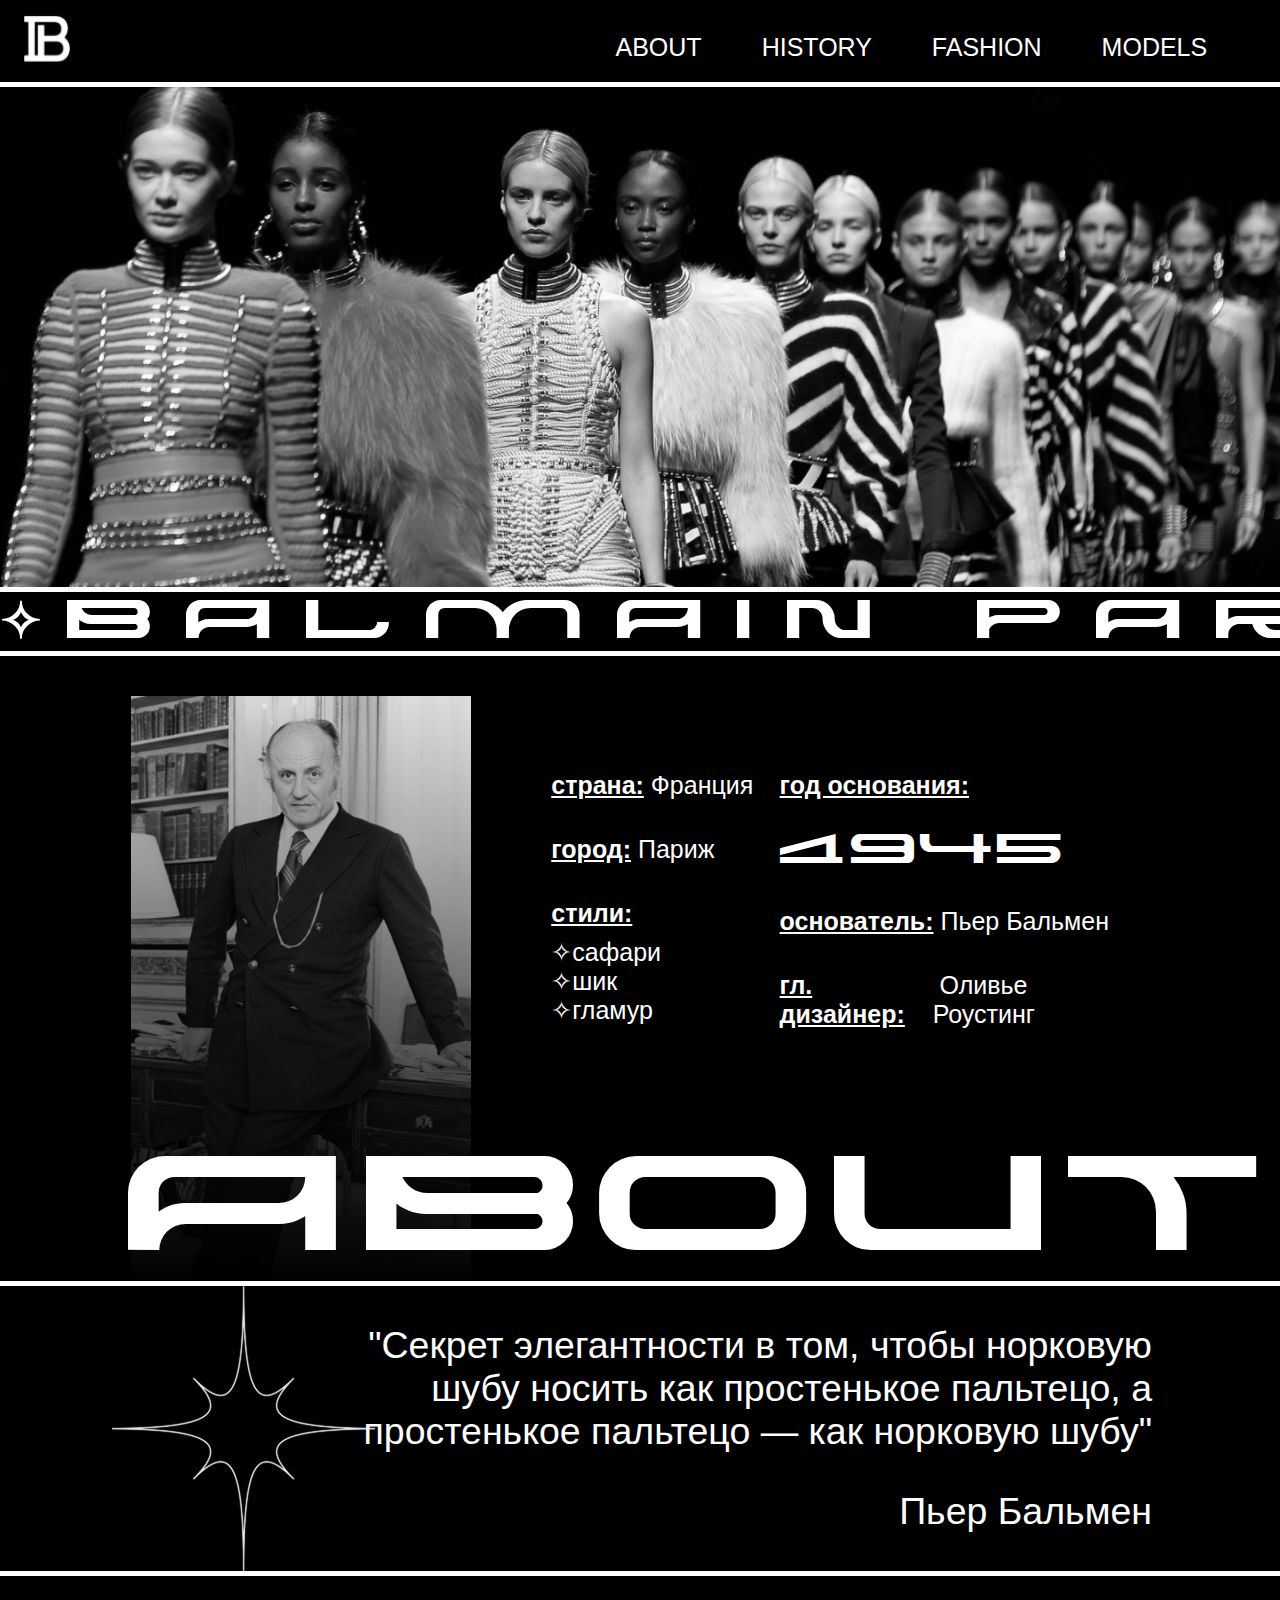
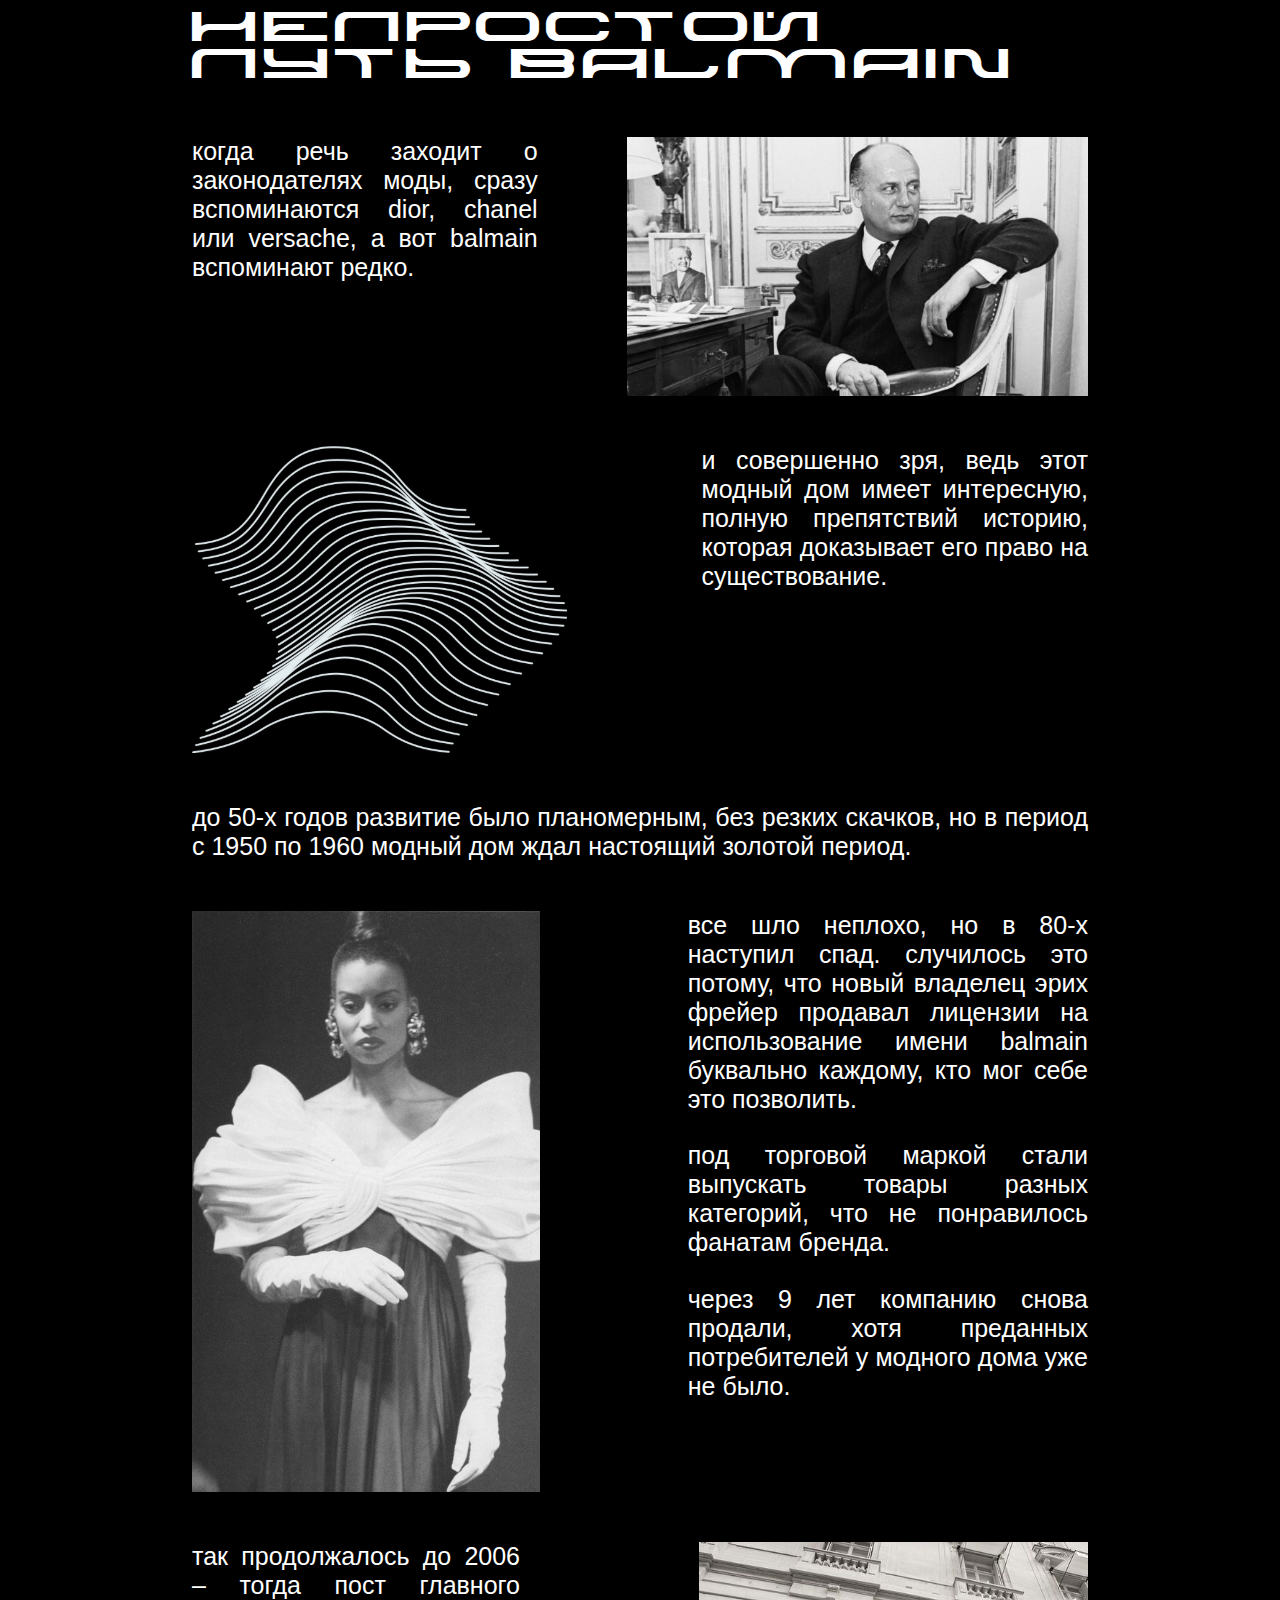
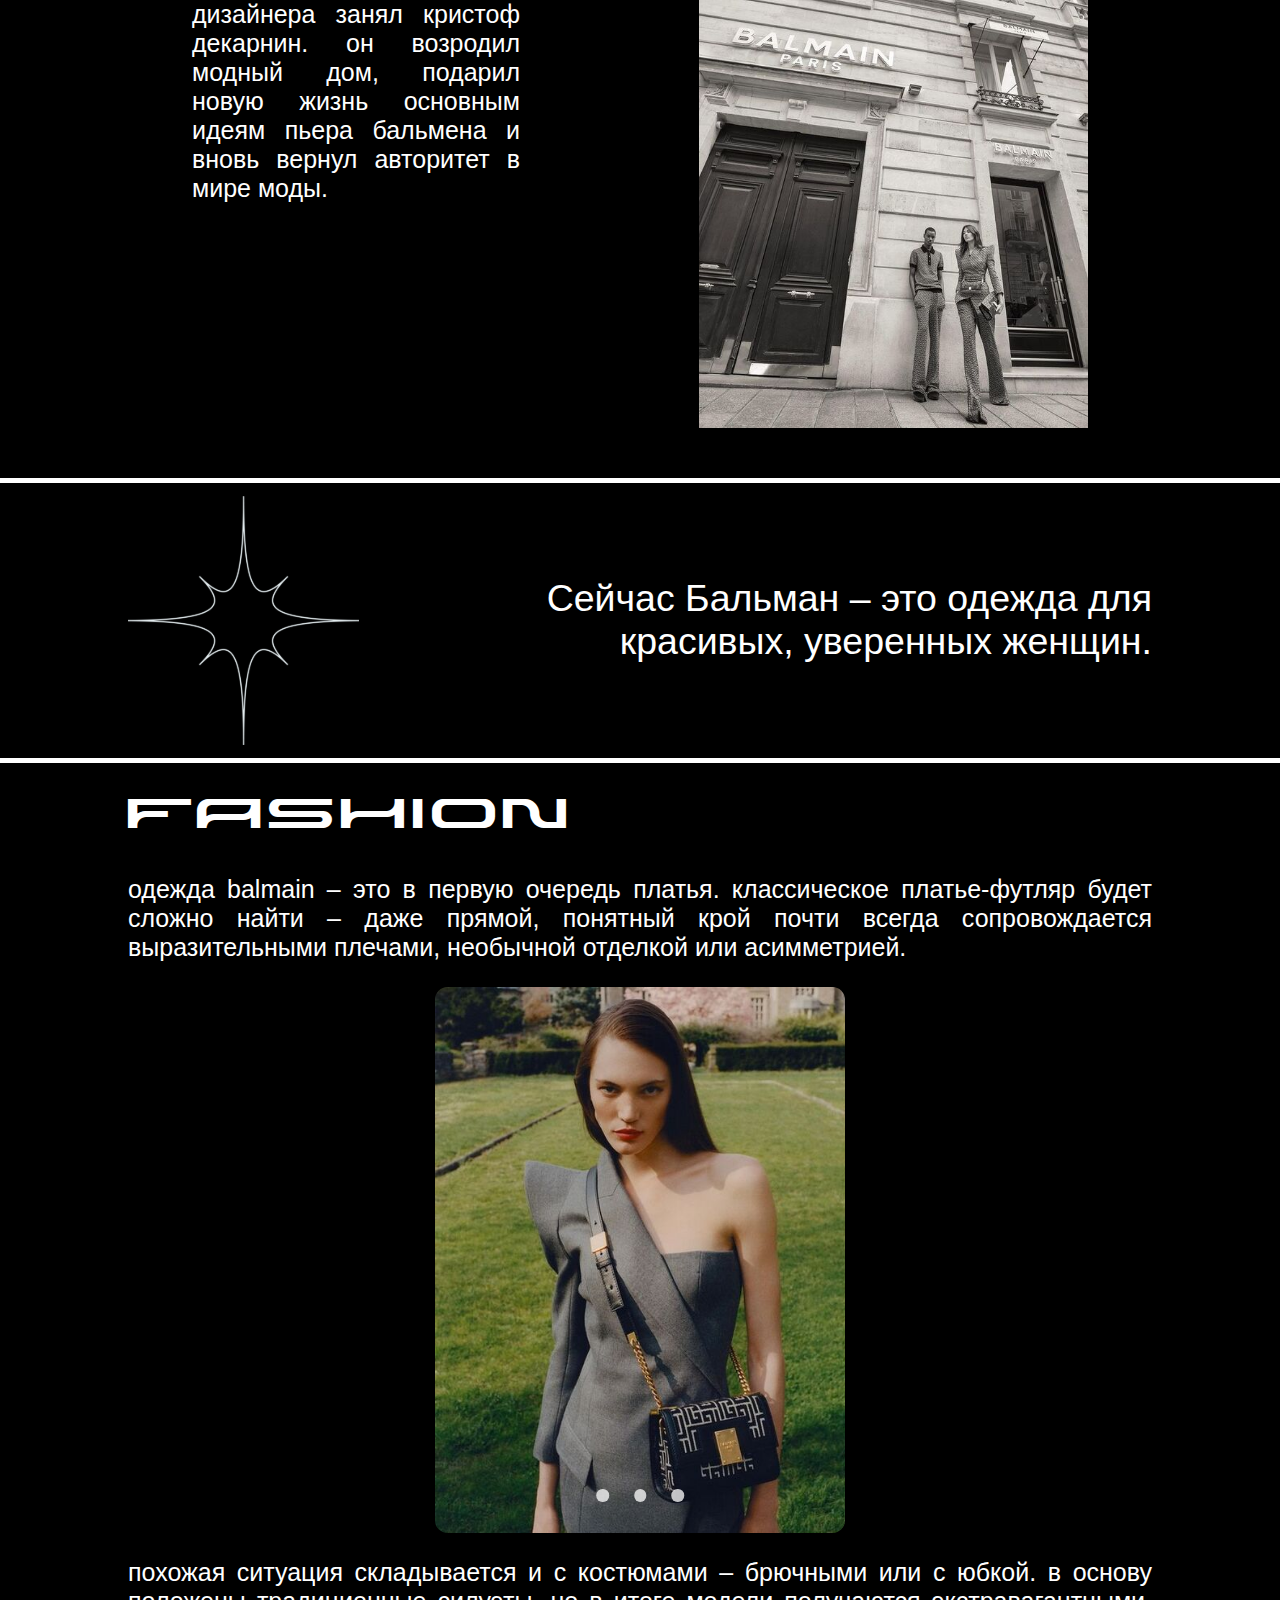
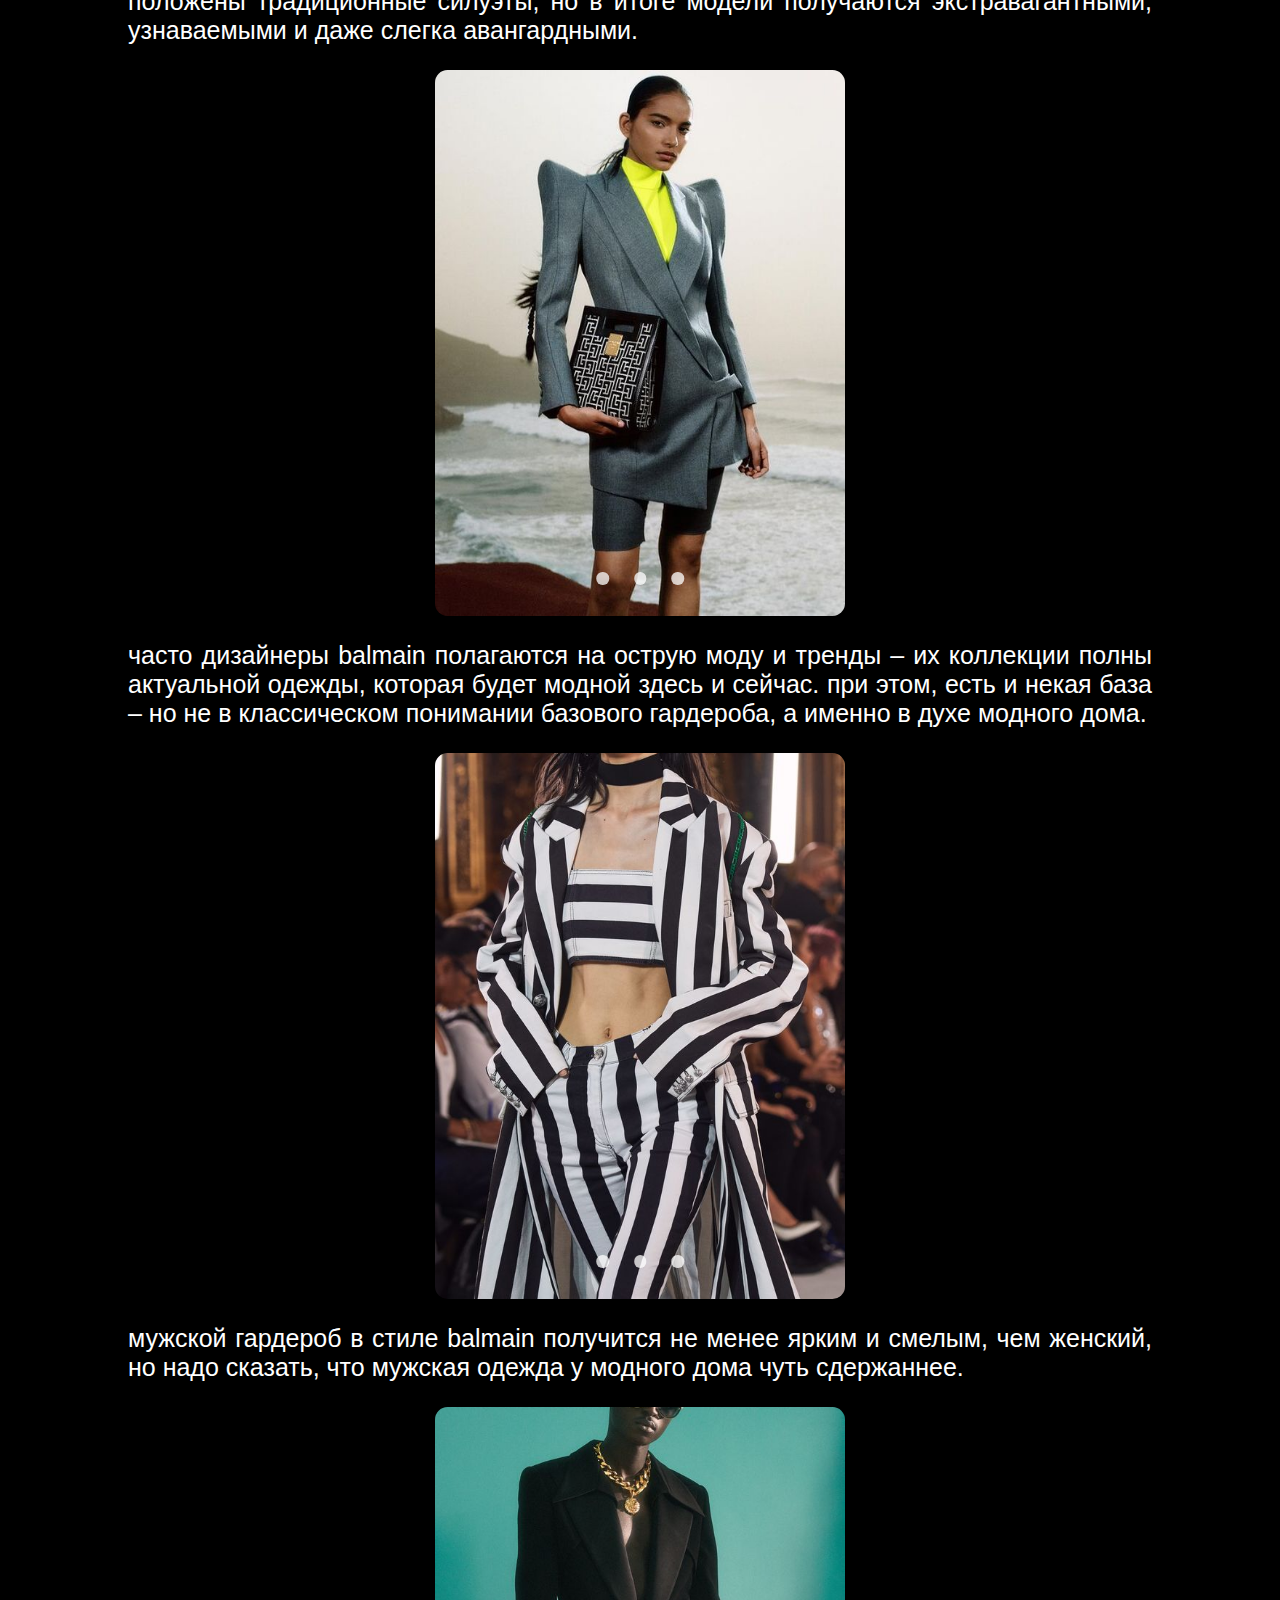
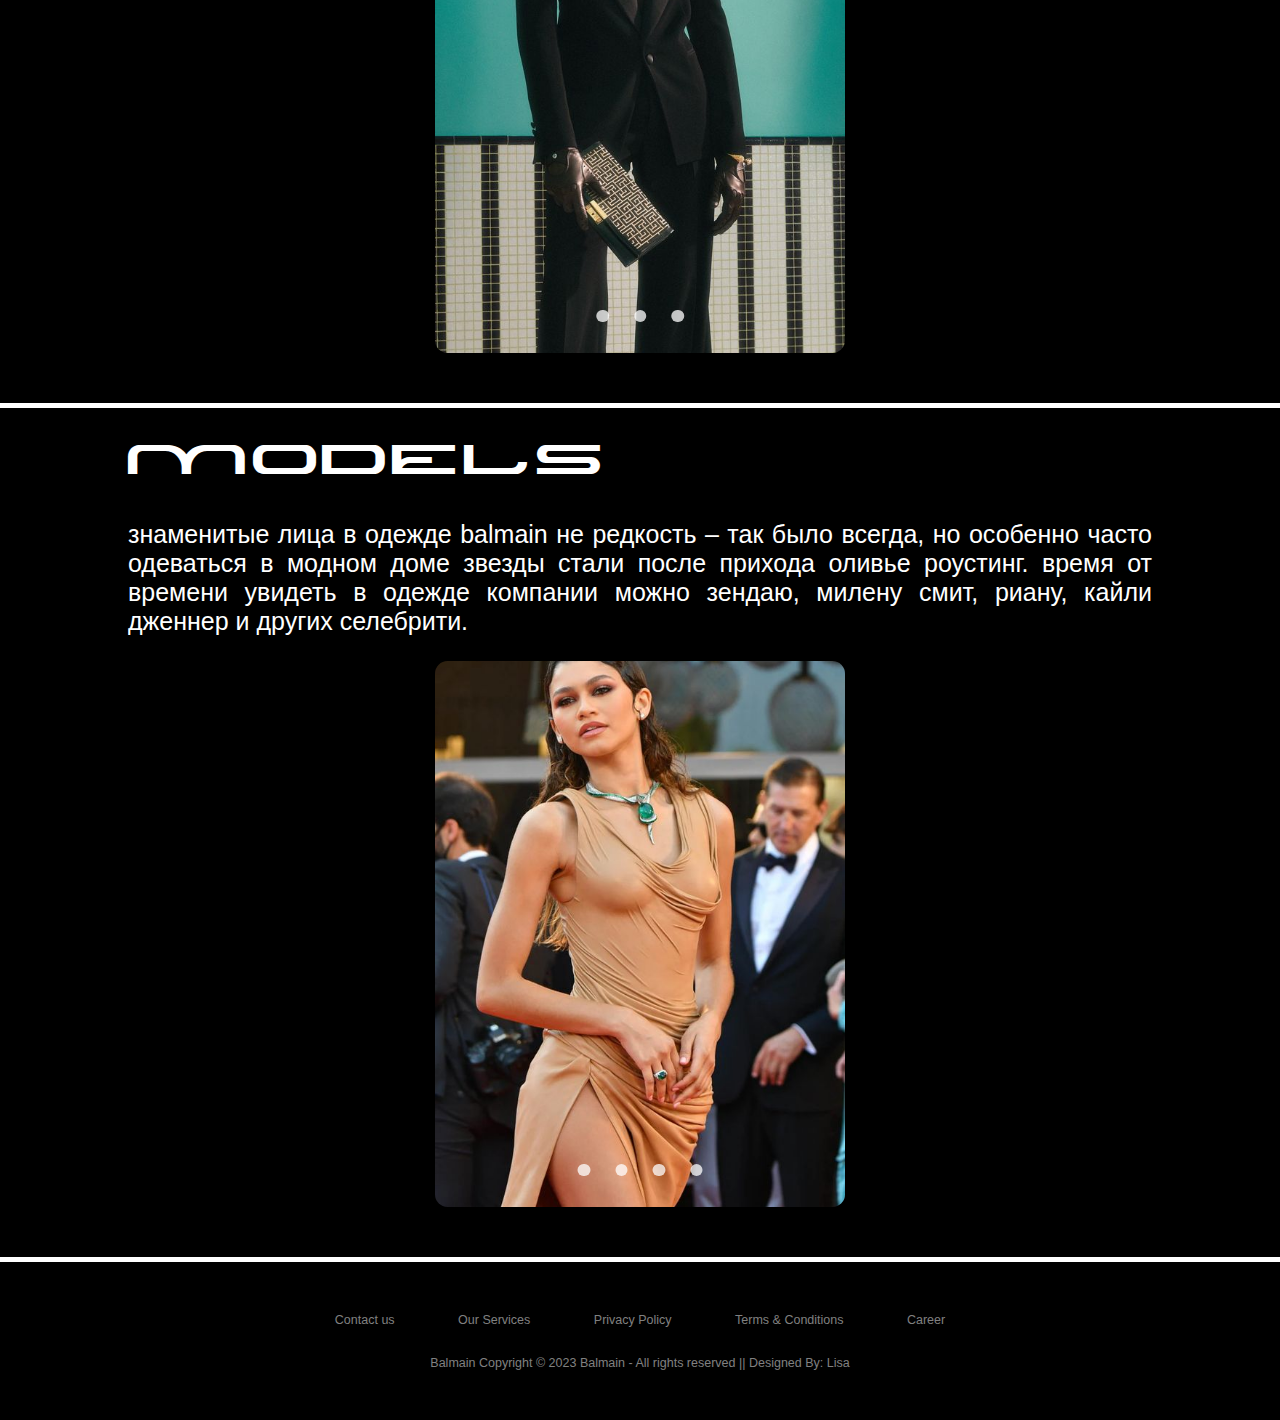
<file: index.html>
<!DOCTYPE html>
<html lang="ru">
<head>
    <meta name="yandex-verification" content="843ad858ceb865f1" />
    <meta charset="UTF-8">
    <meta name="viewport" content="width=device-width, initial-scale=1.0">
    <title>Balmain Paris</title>
    <link rel="stylesheet" href="css/style.css">
</head>
<body>
    <header id="header" class="header">
        <div class="container header-all">
            <img class="logo" src="img/logo.svg" alt="Balmain" width="54" height="52.5">
            <div class="nav">
                <ul class="menu">
                    <li>
                        <a href="#about">about</a>
                    </li>
                    <li>
                        <a href="#history">history</a>
                    </li>
                    <li>
                        <a href="#fashion">fashion</a>
                    </li>
                    <li>
                        <a href="#models">models</a>
                    </li>
                </ul>
            </div>
            <div class="burger-menu">
                <span></span>
            </div>       
        </div>
    </header>
    <section class="after-header">
        <div class="white-line">             
        </div>
        <div class="backimage">
        </div>
        <div class="white-line">             
        </div>
        <div class="header-text running-text-container">
            <div>
                <h1 class="header-text">
                &#10023Balmain Paris
                Fashion House&#10023
                </h1>
                <h1 class="header-text header-text2">
                    Balmain Paris
                    Fashion House&#10023
                </h1>
            </div>
        </div>
        <div class="white-line">             
        </div>
    </section>
    <section id="about" class="about">
        <div class="about-image">
            <img src="img/pier.jpg" alt="Pier Balmain" width="340.4064" height="auto">
        </div>
        <div class="container about-all">
            <div class="container about-left al1">
                <p>
                    <span class="about-text">страна:</span>&nbsp;Франция
                </p>
                <p>
                    <span class="about-text">город:</span>&nbsp;Париж
                </p>   
                <p>
                    <span class="about-text">стили:</span>
                    <ul>
                        <li>✧сафари</li>
                        <li>✧шик</li>
                        <li>✧гламур</li>
                    </ul>
                </p>
            </div>
            <div class="container about-left al2">
                <p>
                    <span class="about-text">год основания:</span>
                </p>
                <p>
                    <span class="about-year">1945</span>
                </p>
                <p>
                    <span class="about-text">основатель:</span>&nbsp;Пьер Бальмен
                </p>
                <p>
                    <span class="about-text">гл. дизайнер:</span>&nbsp;Оливье Роустинг
                </p>
            </div>
        </div>
    </section>

    <section>
        <div class="about-word">about</div>
        <div class="white-line">            
        </div>  
    </section>
    

    <section class="quote">
        <div class="star">
            <img src="img/star.svg" alt="Star">
        </div>
        <div class="quote-text">
            <p>
                "Секрет элегантности в том, чтобы норковую шубу носить как простенькое пальтецо, а простенькое пальтецо — как норковую шубу"
            </p>
            <p>
                Пьер Бальмен
            </p>
        </div>
    </section>
    
    <section>
        <div class="white-line">            
        </div>
    </section>
    

    <section class="history" id="history">
        <div class="header-sections">
            <p>
                Непростой путь Balmain
            </p>
        </div>

        <div class="history-1">
            <p>
                Когда речь заходит о законодателях моды, сразу вспоминаются Dior, Chanel или Versache, а вот Balmain вспоминают редко.
            </p>
            <img src="img/history-1.jpg" alt="Pier Balmain" width="460.8" height="259.2">
        </div>

        <div class="history-2">
            <img src="img/surface.svg" alt="Surface" width="375.12" height="306.72">
            <p>
                И совершенно зря, ведь этот модный дом имеет интересную, полную препятствий историю, которая доказывает его право на существование.
            </p>
        </div>

        <div class="history-3">
            <p>
                До 50-х годов развитие было планомерным, без резких скачков, но в период с 1950 по 1960 модный дом ждал настоящий золотой период.
            </p>
        </div>

        <div class="history-4">
            <img src="img/wmn.jpg" alt="Balmain Model" width="347.76" height="581.04">
            <div class="h4-text">
                <p>
                    Все шло неплохо, но в 80-х наступил спад. Случилось это потому, что новый владелец Эрих Фрейер продавал лицензии на использование имени Balmain буквально каждому, кто мог себе это позволить.
                </p>
                <p>
                    Под торговой маркой стали выпускать товары разных категорий, что не понравилось фанатам бренда.
                </p>
                <p>
                    Через 9 лет компанию снова продали, хотя преданных потребителей у модного дома уже не было. 
                </p>
            </div>
        </div>

        <div class="history-5">
            <p>
                Так продолжалось до 2006 – тогда пост главного дизайнера занял Кристоф Декарнин. Он возродил модный дом, подарил новую жизнь основным идеям Пьера Бальмена и вновь вернул авторитет в мире моды.
            </p>
            <img src="img/house.jpg" alt="Balmain House" width="388.8" height="486">
        </div>
    </section>

    <section>
        <div class="white-line line-bot">            
        </div>
    </section>
    

    <section class="quote2">
        <img src="img/star.svg" alt="Star">
        <p>
            Сейчас Бальман – это одежда для красивых, уверенных женщин.
        </p>
    </section>

    <section>
        <div class="white-line">            
        </div>
    </section>
    

    <section class="fashion" id="fashion">
        <div class="header-sections">
            <p>
                Fashion
            </p>
        </div>
        <div class="fashion-text">
            <p>
                Одежда Balmain – это в первую очередь платья. Классическое платье-футляр будет сложно найти – даже прямой, понятный крой почти всегда сопровождается выразительными плечами, необычной отделкой или асимметрией.
            </p>
        </div>

        <div class="slider-wrapper">
            <div class="slider">
                <img id="slide1" src="img/dress1.jpg" alt="Dress">
                <img id="slide2" src="img/dress2.jpg" alt="Dress">
                <img id="slide3" src="img/dress3.jpg" alt="Dress">
            </div>
            <div class="slider-nav">
                <a href="#slide1"></a>
                <a href="#slide2"></a>
                <a href="#slide3"></a>
            </div>
        </div>
        
        <div class="fashion-text">
            <p>
                Похожая ситуация складывается и с костюмами – брючными или с юбкой. В основу положены традиционные силуэты, но в итоге модели получаются экстравагантными, узнаваемыми и даже слегка авангардными.
            </p>
        </div>

        <div class="slider-wrapper">
            <div class="slider">
                <img id="slide4" src="img/suit1.jpg" alt="Suit">
                <img id="slide5" src="img/suit2.jpg" alt="Suit">
                <img id="slide6" src="img/suit3.jpg" alt="Suit">
            </div>
            <div class="slider-nav">
                <a href="#slide4"></a>
                <a href="#slide5"></a>
                <a href="#slide6"></a>
            </div>
        </div>

        <div class="fashion-text">
            <p>
                Часто дизайнеры Balmain полагаются на острую моду и тренды – их коллекции полны актуальной одежды, которая будет модной здесь и сейчас. При этом, есть и некая база – но не в классическом понимании базового гардероба, а именно в духе модного дома.
            </p>
        </div>

        <div class="slider-wrapper">
            <div class="slider">
                <img id="slide7" src="img/base2.jpg" alt="Look">
                <img id="slide8" src="img/base1.jpg" alt="Look">
                <img id="slide9" src="img/base3.jpg" alt="Look">
            </div>
            <div class="slider-nav">
                <a href="#slide7"></a>
                <a href="#slide8"></a>
                <a href="#slide9"></a>
            </div>
        </div>

        <div class="fashion-text">
            <p>
                Мужской гардероб в стиле Balmain получится не менее ярким и смелым, чем женский, но надо сказать, что мужская одежда у модного дома чуть сдержаннее.
            </p>
        </div>

        <div class="slider-wrapper">
            <div class="slider">
                <img id="slide10" src="img/men1.jpg" alt="Men Look">
                <img id="slide11" src="img/men2.jpg" alt="Men Look">
                <img id="slide12" src="img/men3.jpg" alt="Men Look">
            </div>
            <div class="slider-nav">
                <a href="#slide10"></a>
                <a href="#slide11"></a>
                <a href="#slide12"></a>
            </div>
        </div>
    </section>

    <section>
        <div class="white-line line-bot">            
        </div>
    </section>
    

    <section class="models" id="models">
        <div class="header-sections">
            <p>
                Models
            </p>
        </div>

        
        <div class="fashion-text">
        <p>
            Знаменитые лица в одежде Balmain не редкость – так было всегда, но особенно часто одеваться в модном доме звезды стали после прихода Оливье Роустинг. Время от времени увидеть в одежде компании можно Зендаю, Милену Смит, Риану, Кайли Дженнер и других селебрити.
        </p>

        <div class="slider-wrapper">
            <div class="slider">
                <img id="slide13" src="img/zendaya.jpg" alt="Zendaya">
                <img id="slide14" src="img/milena.jpg" alt="Milena Smit">
                <img id="slide15" src="img/rihanna.jpg" alt="Rihanna">
                <img id="slide16" src="img/jenner.jpg" alt="Kylie Jenner">
            </div>
            <div class="slider-nav">
                <a href="#slide13"></a>
                <a href="#slide14"></a>
                <a href="#slide15"></a>
                <a href="#slide16"></a>
            </div>
        </div>
        
        </div>
    </section>

    <section>
        <div class="white-line line-bot">            
        </div>
    </section>
    

    <div id="topNubex" class="top-nubex"><img src="img/scroll_to_top.svg" width="50px" height="50px" /></div>

    <footer id="footer" class="footer">
        <div class="row">            
            <div class="row">
            <ul>
            <li><a href="#">Contact us</a></li>
            <li><a href="#">Our Services</a></li>
            <li><a href="#">Privacy Policy</a></li>
            <li><a href="#">Terms & Conditions</a></li>
            <li><a href="#">Career</a></li>
            </ul>
            </div>
            
            <div class="row">
            Balmain Copyright © 2023 Balmain - All rights reserved || Designed By: Lisa 
            </div>
    </footer>
    <script src="https://ajax.googleapis.com/ajax/libs/jquery/3.6.1/jquery.min.js"></script>
    <script src="js/main.js"></script>
</body>
</html>
</file>
<file: css/style.css>
/* Шрифты */
@font-face {
    font-family: "Serpent";
    font-style: bold;
    font-weight: 400;
    /* Браузер сначала попробует найти шрифт локально */
    src: local("serpent-decor"),
         /* Если не получилось, загрузит woff */
         url("/fonts/serpent-decor.woff") format("woff")
}

@import url('https://fonts.googleapis.com/css2?family=Montserrat:wght@500&display=swap');
 
/* ____________________________________________________________________________________________ */

html {
    font-size: 25px;
}

body {
    padding: 0;
    margin: 0;
    background-color: black;
    color: white;
    font-family: 'Montserrat', sans-serif;
}

h1, h2, h3, h4, h5, h6 {
    padding: 0;
    margin: 0;
    text-transform: uppercase;
}

ul, li {
    display: block;
    padding: 0;
    margin: 0;
}

/* Шапка */
.container {
    margin: 0 auto;
}

.header-all {
    display: flex;
    justify-content: space-between;
    padding-top: 1%;
}

header a {
    color: white;
    text-decoration: none;
    text-transform: uppercase;
}

.menu {
    display: flex;
    margin-left: auto;
}

.menu li a {
    font-size: 1rem;
}

.menu li a:hover {
    font-weight: bolder;
    text-decoration: underline;
}

.menu li {
    margin-right: 60px;
}

.nav {
    display: flex;
    align-items: center;
    padding-top: 20px;
    margin-bottom: 20px;
    padding-left: 1%;
    padding-right: 1%;
}

.logo {
    margin-left: 20px;
}
/* _____________________________________________________ */

/* Секция после шапки */
.header-text {
    color: white;
    font-family: serpent;
    text-transform: lowercase;
    letter-spacing: 1rem;
}

.backimage {
    width: 100%;
    background: url('../img/background.jpg') no-repeat center top / cover;
    background-size: cover;
    background-repeat: no-repeat;
    height: 500px;
}



.open {
    display: flex !important;
}

/* Бургерное меню */
.burger-menu {
    right: 3%;
    display: none;
    position: fixed;
    z-index: 50;
    align-items: center;
    justify-content: flex-end;
    width: 30px;
    height: 18px;
}

.burger-menu span {
    height: 2px;
    width: 80%;
    transform: scale(1);
    background-color: white;
}

.burger-menu::before, .burger-menu::after {
    content: '';
    position: absolute;
    height: 2px;
    width: 100%;
    background-color: white;
    transition: all 0.3s ease 0s;
}

.burger-menu::before {
    top: 0;
}

.burger-menu::after {
    bottom: 0;
}

/* Анимация иконки бургера */
.burger-menu.active span {
    transform: scale(0);
}

.burger-menu.active::before {
    top: 50%;
    transform: rotate(-45deg) translate(0, -50%);
}

.burger-menu.active::after {
    bottom: 50%;
    transform: rotate(45deg) translate(0, 50%);
}

.white-line {
    height: 5px;
    background-color: white;
}

.running-text-container {
    overflow: hidden;
    white-space: nowrap;
    position: relative;
}

.running-text-container div {
    display: flex;
    width: 200%;
    animation: marquee 40s linear infinite;
}

.running-text-container h1 {
    width: 100%;
    padding-right: 5px;
}

@keyframes marquee {
    0% {
        transform: translateX(0%);
    }
    50% {
        transform: translateX(-100%);
    }
    100% {
        transform: translateX(0%);
    }
}

.container p {
    color: white;
}

/* Секция about  */
.about {
    display: flex;
    margin-top: 40px;
    padding-left: 10%;
}

.about-text {
    text-decoration: underline;
    font-weight: 700;
}

.about-left {
    padding-top: 50px;
    font-size: 1rem;
    display: flex;
    flex-direction: column;
    justify-content: flex-start;
}

.about-all {
    display: flex;
    justify-content: center;
    padding-left: 35px;
    padding-right: 10%;
}

.al1{
    width: 40%;
}

.al2 {
    width: 60%;
    
}

.about-left p {
    display: flex;
    align-items: center;
    text-align: left;
    margin-bottom: 10px;
}

.about-year {
    font-family: serpent;
    font-size: 1.5rem;
}

.about-word {
    font-size: 5rem;
    font-family: serpent;
    text-align: center;
    margin-top: -130px;
    padding-left: 10%;
    padding-right: 10%;
}

.about-image {
    text-align: center;
    width: 30%;
}
/* ________________________________ */

/* Цитата */
.quote {
    padding-right: 10%;
    padding-left: 10%;
    font-size: 1.5rem;
    display: flex;
    text-align: right;
    justify-content: space-evenly;
}

.star {
    display: flex;
    justify-content: center;
}
/* ______________________________ */


/* Секция История */
.history {
    padding-left: 15%;
    padding-right: 15%;
}

.header-sections {
    font-family: serpent;
    text-transform: lowercase;
    font-size: 1.5rem;
}

.history-1, .history-2, .history-3, .history-4, .history-5  {
    margin-top: 50px;
    display: flex;
    align-items: flex-start;
}

.history-1 p, .history-5 p {
    font-size: 1rem;
    text-transform: lowercase;
    text-align: justify;
    padding-right: 10%;
    margin: 0;
}

.history-5 p {
    font-size: 1rem;
    text-transform: lowercase;
    text-align: justify;
    padding-right: 20%;
    margin: 0;
}

.history-2 p {
    font-size: 1rem;
    text-transform: lowercase;
    margin: 0;
    text-align: justify;
    padding-left: 15%;
}


.history-3 p {
    font-size: 1rem;
    text-transform: lowercase;
    text-align: justify;
    margin: 0;
}

.h4-text {
    display: flex;
    flex-direction: column;
}

.h4-text p {
    font-size: 1rem;
    text-transform: lowercase;
    margin: 0;
    text-align: justify;
    margin-bottom: 5%;
    padding-left: 27%;
}

.line-bot {
    margin-top: 50px;
}

.quote2 {
    padding-right: 10%;
    padding-left: 10%;
    padding-top: 1%;
    padding-bottom: 1%;
    font-size: 1.5rem;
    display: flex;
    text-align: right;
    justify-content: space-evenly;
    align-items: center;
}

.quote2 p{
    padding-left: 10%;
}


.fashion, .models {
    padding-left: 10%;
    padding-right: 10%;
}

.fashion-text {
    font-size: 1rem;
    text-transform: lowercase;
    text-align: justify;
}


/* Слайдеры */
.slider-wrapper {
    position: relative;
    margin: 0 auto;
    padding-left: 30%;
    padding-right: 30%;
}

.slider {
    display: flex;
    aspect-ratio: 3/4;
    overflow-x: auto;
    scroll-behavior: smooth;
    border-radius: 0.5rem;
}

.slider::-webkit-scrollbar {
    display: none;
}

.slider img {
    flex: 1 0 100%;
    scroll-snap-align: start;
    object-fit: cover;
}

.slider-nav {
    display: flex;
    column-gap: 1rem;
    position: absolute;
    bottom: 1.25rem;
    left: 50%;
    transform: translateX(-50%);
    z-index: 1;
}

.slider-nav a {
    width: 0.5rem;
    height: 0.5rem;
    border-radius: 50%;
    background-color: white;
    opacity: 0.75;
    transition: opacity ease 250ms;
}

.slider-nav a:hover {
    opacity: 1;
}


/* Футер */
.footer{
    background:#000;
    padding:10px 0px;
    font-family: 'Play', sans-serif;
    text-align:center;
}
    
.footer .row{
    width:100%;
    margin:1% 0%;
    padding:0.6% 0%;
    color:gray;
    font-size:0.5rem;
}
    
.footer .row a{
    text-decoration:none;
    color:gray;
    transition:0.5s;
}
    
.footer .row a:hover{
    color:#fff;
}
    
.footer .row ul{
    width:100%;
}
    
.footer .row ul li{
    display:inline-block;
    margin:0px 30px;
}
    
.footer .row a i{
    font-size:1rem;
    margin:0% 1%;
}

/* ______________________________________________________________________ */

/* кнопка для подъема вверх */
.top-nubex {
    display: none;
    position: fixed;
    right: 45px;
    bottom: 45px;
}

@media (max-width:1200px){
    .container, section {
        max-width: 970px;
    }
}

@media (max-width:992px){

    html {
        font-size: 20px;
    }

    .burger-menu {
        display: flex;
        align-self: center;
    }

    .menu {
        display: none;
        position: fixed;
        height: 100%;
        width: 100%;
        top: 0;
        bottom: 0;
        left: 0;
        right: 0;
        z-index: 50;
        overflow-y: auto;
        padding: 20% 0px;
        background-color: rgb(0, 0, 0, 0.9);
        flex-direction: column;
        align-items: center;
        row-gap: 35px;
    }

    .menu li {
        margin-right: -2%;
    }

    .menu a{
        font-size: 1.2rem !important;
    }

    .about {
        padding: 0;
        margin: 0;
    }

    .about-word {
        display: none;
    }

    .about-left {
        padding: 0;
    }

    .about-all{
        padding: 0 0;
        margin: 0;
        align-items: center;
        width: 60%;
    }

    .about-image {
        width: 40%;
        margin-left: -30px;
    }

    .al1 {
        width: 35%;
    }

    .al2 {
        width: 65%;
    }

    .quote, .quote2 {
        font-size: 1rem;
    }


    .header-text2 {
        display: none;
    }

    img {
        transform: scale(0.7);
    }

    .backimage {
        max-height: 300px;
    }

    .running-text-container div {
        width: 100%;
    }

    .history p {
        padding: 0;
    }

    .history-1, .history-2, .history-4, .history-5 {
        align-items: center;
        justify-content: space-between;
        
    }

    .history-1 p, .history-2 p, .history-4 p, .history-5 p{
        display: block;
        margin: 0;
        padding: 0;
        order: 0;
    }

    .history-1 img, .history-2 img, .history-4 img, .history-5 img {
        width: 60%;
        height: auto;
        display: block;
        order: 1;
    }

}

@media (max-width:767px){

    html {
        font-size: 10px;
    }

    body {
        width: 100%;
    }

    .about-image {
        display: none;
    }
    
    .about-all {
        width: 100%;
        padding: 5% 10%;
        align-items: flex-start;
    }

    .about-left {
        padding: 0;
        margin: 0;
    }

    .al1, .al2 {
        width: 100%;
    }

    .quote img {
        width: 90%;
        height: auto;
    }

    .quote2 img {
        width: 30%;
        height: auto;
    }

    .footer{
        text-align:left;
        padding:0% 5%;
    }
    .footer .row ul li{
        display:block;
        margin:5px 0px;
        text-align:left;
    }

    .top-nubex {
        right: 25px;
        bottom: 25px;
    }

    .line-bot {
        margin-top: 10px;
    }

    .history-1, .history-2, .history-3, .history-4, .history-5 {
        margin-top: 20px;
    }

    .menu {
        row-gap: 20px;
    }

    .menu a {
        font-size: 1.5rem !important;
    }
}
</file>
